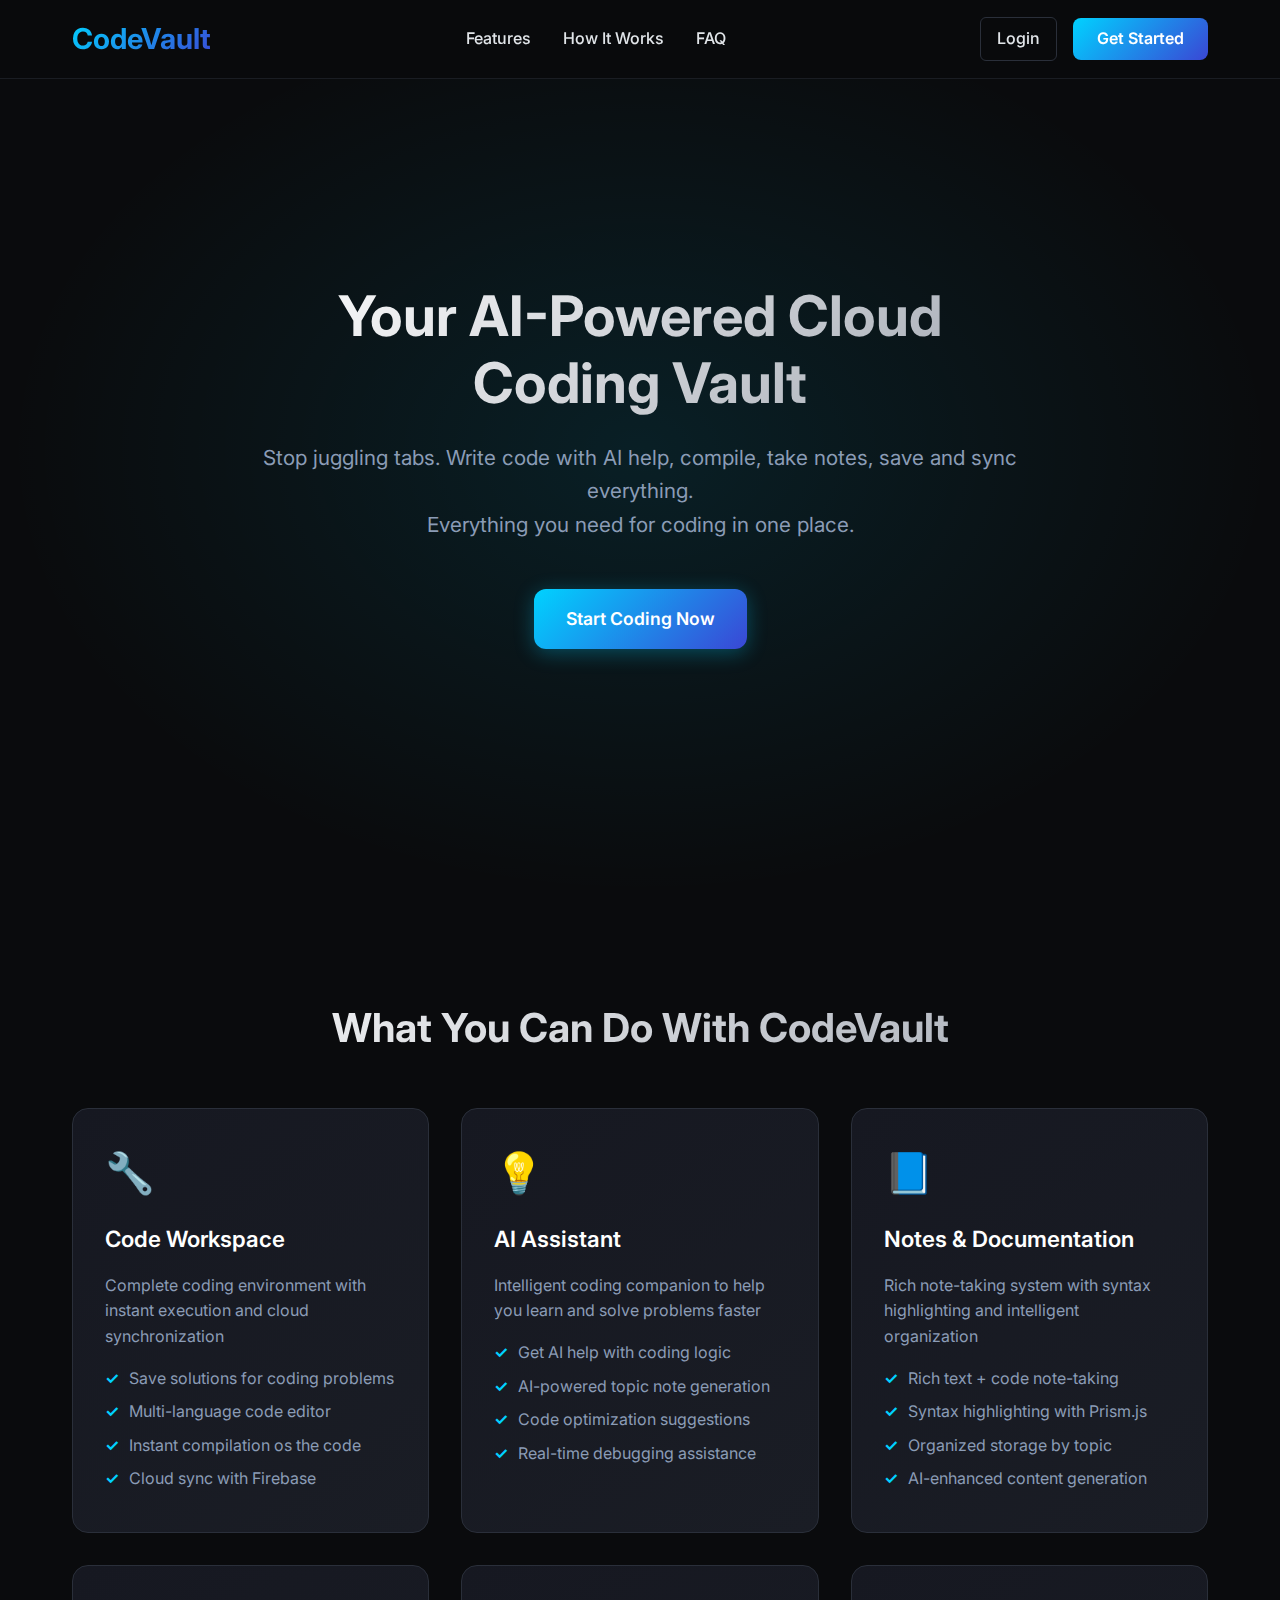
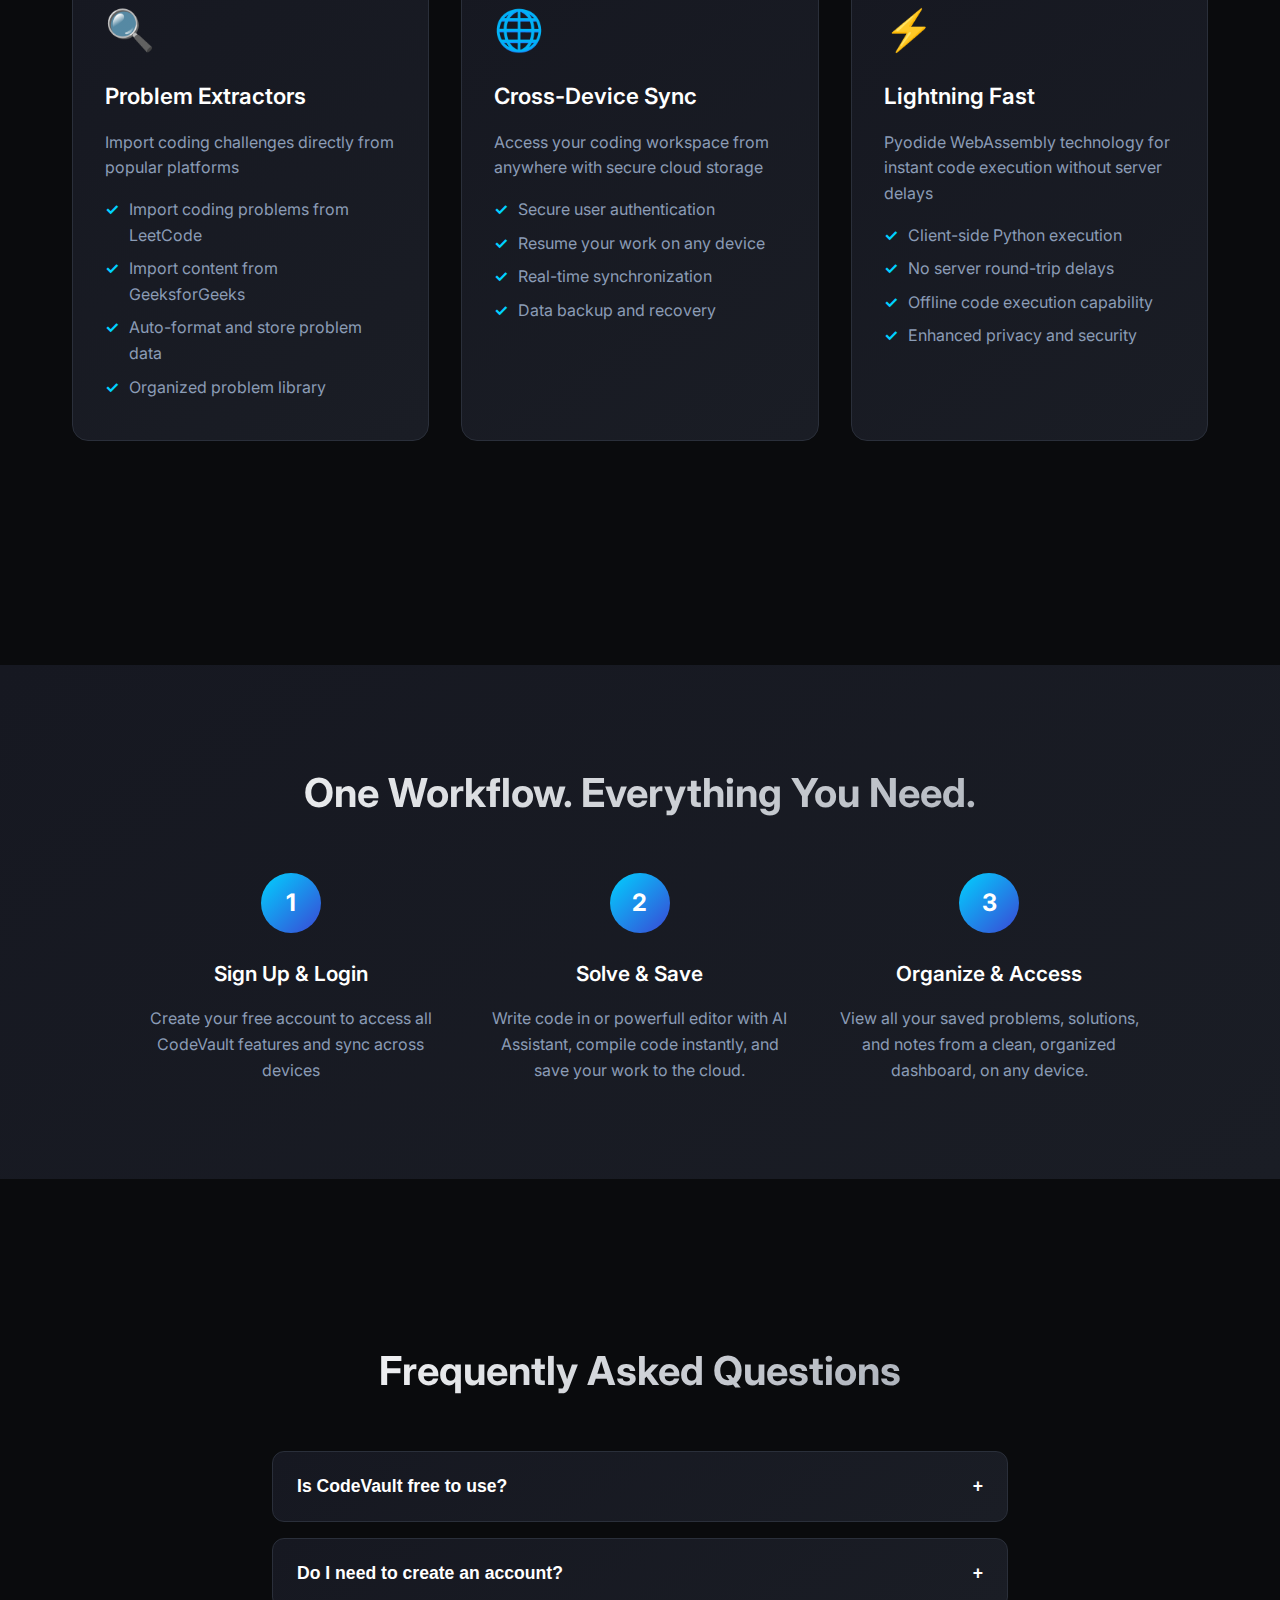
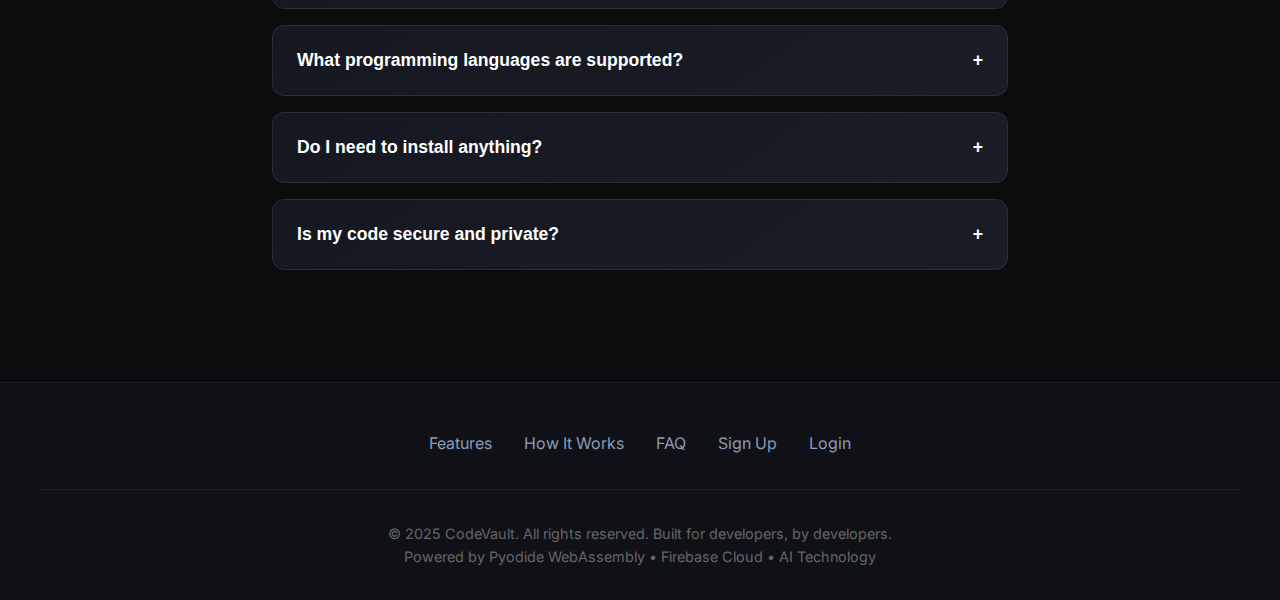
<file: index.html>
<!DOCTYPE html>
<html lang="en">
<head>
  <!-- Google Tag Manager -->
<script>(function(w,d,s,l,i){w[l]=w[l]||[];w[l].push({'gtm.start':
new Date().getTime(),event:'gtm.js'});var f=d.getElementsByTagName(s)[0],
j=d.createElement(s),dl=l!='dataLayer'?'&l='+l:'';j.async=true;j.src=
'https://www.googletagmanager.com/gtm.js?id='+i+dl;f.parentNode.insertBefore(j,f);
})(window,document,'script','dataLayer','GTM-N8KZMDFS');</script>
<!-- End Google Tag Manager -->


  <meta charset="UTF-8" />
  
  <!-- IMPORTANT: Use only ONE verification tag. Choose the correct one and delete the others. -->
  <meta name="google-site-verification" content="X1cv-5DXElIaheDPVdUwOIpieh7lOvu-upb9a4wHmvM" />

  <meta name="viewport" content="width=device-width, initial-scale=1.0" />
  <title>CodeVault - AI-Powered Cloud Coding Platform | Python Execution & Problem Extractors</title>
  <meta name="description" content="CodeVault offers instant Python execution with Pyodide, AI coding assistance, LeetCode/GFG problem extractors, and cloud storage. All-in-one coding platform for developers." />
  <meta name="keywords" content="python executor, pyodide, coding platform, leetcode extractor, gfg extractor, ai coding assistant, cloud code storage" />
  <meta name="robots" content="index, follow" />
  <link rel="canonical" href="https://codeevault.netlify.app/" />

  <!-- Open Graph Meta Tags for social sharing -->
  <meta property="og:title" content="CodeVault - AI-Powered Cloud Coding Platform" />
  <meta property="og:description" content="Instant Python execution, AI assistance, and problem extractors in one platform" />
  <meta property="og:url" content="https://codeevault.netlify.app/" />
  <meta property="og:type" content="website" />
  <meta property="og:image" content="https://codeevault.netlify.app/og-image.png" />
  
  <!-- Google Fonts (with preconnect for speed) -->
  <link rel="preconnect" href="https://fonts.googleapis.com">
  <link rel="preconnect" href="https://fonts.gstatic.com" crossorigin>
  <link href="https://fonts.googleapis.com/css2?family=Inter:wght@300;400;500;600;700&family=JetBrains+Mono:wght@400;500&display=swap" rel="stylesheet" media="print" onload="this.media='all'">
  <noscript><link rel="stylesheet" href="https://fonts.googleapis.com/css2?family=Inter:wght@300;400;500;600;700&family=JetBrains+Mono:wght@400;500&display=swap"></noscript>
  
  <!-- Google Analytics (gtag.js) - Loaded ONCE -->
  <script async src="https://www.googletagmanager.com/gtag/js?id=G-H6Y77TN6YV"></script>
  <script>
    window.dataLayer = window.dataLayer || [];
    function gtag(){dataLayer.push(arguments);}
    gtag('js', new Date());
    gtag('config', 'G-H6Y77TN6YV');
  </script>
  
  <!-- Microsoft Clarity - Loaded ONCE -->
  <script type="text/javascript">
    (function(c,l,a,r,i,t,y){
        c[a]=c[a]||function(){(c[a].q=c[a].q||[]).push(arguments)};
        t=l.createElement(r);t.async=1;t.src="https://www.clarity.ms/tag/"+i;
        y=l.getElementsByTagName(r)[0];y.parentNode.insertBefore(t,y);
    })(window, document, "clarity", "script", "siqscpf50f");
  </script>
  <style>
    * {
      margin: 0;
      padding: 0;
      box-sizing: border-box;
    }

    body {
      font-family: 'Inter', sans-serif;
      background: #0a0b0d;
      color: #e1e5e9;
      line-height: 1.6;
      overflow-x: hidden;
    }

    /* Header Navigation */
    .header {
      position: fixed;
      top: 0;
      width: 100%;
      background: rgba(10, 11, 13, 0.95);
      backdrop-filter: blur(10px);
      border-bottom: 1px solid #1a1d23;
      z-index: 1000;
      padding: 1rem 0;
    }

    .nav-container {
      max-width: 1200px;
      margin: 0 auto;
      display: flex;
      justify-content: space-between;
      align-items: center;
      padding: 0 2rem;
    }

    .logo {
      font-size: 1.8rem;
      font-weight: 700;
      background: linear-gradient(135deg, #00d2ff, #3a47d5);
      -webkit-background-clip: text;
      -webkit-text-fill-color: transparent;
      text-decoration: none;
    }

    .nav-links {
      display: flex;
      gap: 2rem;
      list-style: none;
    }

    .nav-links a {
      color: #e1e5e9;
      text-decoration: none;
      font-weight: 500;
      transition: color 0.3s ease;
    }

    .nav-links a:hover {
      color: #00d2ff;
    }

    .auth-buttons {
      display: flex;
      gap: 1rem;
      align-items: center;
    }

    .login-btn {
      color: #e1e5e9;
      text-decoration: none;
      font-weight: 500;
      padding: 0.5rem 1rem;
      border: 1px solid #2a2f3a;
      border-radius: 6px;
      transition: all 0.3s ease;
    }

    .login-btn:hover {
      border-color: #00d2ff;
      color: #00d2ff;
    }

    .signup-btn {
      background: linear-gradient(135deg, #00d2ff, #3a47d5);
      color: white;
      padding: 0.5rem 1.5rem;
      border-radius: 8px;
      text-decoration: none;
      font-weight: 600;
      transition: transform 0.3s ease;
    }

    .signup-btn:hover {
      transform: translateY(-2px);
    }

    /* User Menu (when logged in) */
    .user-menu {
      position: relative;
      display: none;
    }

    .user-menu.show {
      display: block;
    }

    .user-avatar {
      width: 40px;
      height: 40px;
      border-radius: 50%;
      background: linear-gradient(135deg, #00d2ff, #3a47d5);
      display: flex;
      align-items: center;
      justify-content: center;
      color: white;
      font-weight: 600;
      cursor: pointer;
    }

    .dropdown-menu {
      position: absolute;
      top: 100%;
      right: 0;
      background: #1a1d25;
      border: 1px solid #2a2f3a;
      border-radius: 8px;
      padding: 0.5rem 0;
      min-width: 180px;
      box-shadow: 0 4px 20px rgba(0, 0, 0, 0.3);
      display: none;
    }

    .dropdown-menu.show {
      display: block;
    }

    .dropdown-menu a {
      display: block;
      padding: 0.75rem 1rem;
      color: #e1e5e9;
      text-decoration: none;
      transition: background 0.3s ease;
    }

    .dropdown-menu a:hover {
      background: #2a2f3a;
      color: #00d2ff;
    }

    .logout-btn {
      border-top: 1px solid #2a2f3a;
      margin-top: 0.5rem;
      padding-top: 0.5rem;
    }

    /* Hero Section */
    .hero {
      padding: 8rem 2rem 6rem;
      text-align: center;
      background: radial-gradient(ellipse at center, rgba(0, 210, 255, 0.1) 0%, transparent 70%);
      min-height: 100vh;
      display: flex;
      align-items: center;
      justify-content: center;
      flex-direction: column;
    }

    .hero-content {
      max-width: 800px;
      margin: 0 auto;
    }

    .hero h1 {
      font-size: 3.5rem;
      font-weight: 700;
      margin-bottom: 1.5rem;
      background: linear-gradient(135deg, #ffffff, #a0a6b0);
      -webkit-background-clip: text;
      -webkit-text-fill-color: transparent;
      line-height: 1.2;
    }

    .hero-subtitle {
      font-size: 1.3rem;
      color: #8b9cb6;
      margin-bottom: 3rem;
      font-weight: 400;
    }

    .hero-cta {
      display: inline-flex;
      align-items: center;
      gap: 0.5rem;
      background: linear-gradient(135deg, #00d2ff, #3a47d5);
      color: white;
      padding: 1rem 2rem;
      border-radius: 12px;
      text-decoration: none;
      font-weight: 600;
      font-size: 1.1rem;
      transition: all 0.3s ease;
      box-shadow: 0 4px 20px rgba(0, 210, 255, 0.3);
    }

    .hero-cta:hover {
      transform: translateY(-3px);
      box-shadow: 0 8px 25px rgba(0, 210, 255, 0.4);
    }

    /* Features Section */
    .features {
      padding: 6rem 2rem;
      max-width: 1200px;
      margin: 0 auto;
    }

    .section-title {
      text-align: center;
      font-size: 2.5rem;
      font-weight: 700;
      margin-bottom: 3rem;
      background: linear-gradient(135deg, #ffffff, #a0a6b0);
      -webkit-background-clip: text;
      -webkit-text-fill-color: transparent;
    }

    .features-grid {
      display: grid;
      grid-template-columns: repeat(auto-fit, minmax(300px, 1fr));
      gap: 2rem;
      margin-bottom: 4rem;
    }

    .feature-card {
      background: linear-gradient(145deg, #161821, #1a1d25);
      border: 1px solid #2a2f3a;
      border-radius: 16px;
      padding: 2rem;
      transition: all 0.3s ease;
      position: relative;
      overflow: hidden;
    }

    .feature-card::before {
      content: '';
      position: absolute;
      top: 0;
      left: 0;
      right: 0;
      height: 1px;
      background: linear-gradient(90deg, transparent, #00d2ff, transparent);
      opacity: 0;
      transition: opacity 0.3s ease;
    }

    .feature-card:hover {
      transform: translateY(-5px);
      border-color: #00d2ff;
      box-shadow: 0 10px 30px rgba(0, 210, 255, 0.1);
    }

    .feature-card:hover::before {
      opacity: 1;
    }

    .feature-icon {
      font-size: 2.5rem;
      margin-bottom: 1rem;
      display: block;
    }

    .feature-card h3 {
      font-size: 1.4rem;
      font-weight: 600;
      margin-bottom: 1rem;
      color: #ffffff;
    }

    .feature-card p {
      color: #8b9cb6;
      line-height: 1.6;
    }

    .feature-list {
      list-style: none;
      margin-top: 1rem;
    }

    .feature-list li {
      color: #8b9cb6;
      margin: 0.5rem 0;
      padding-left: 1.5rem;
      position: relative;
    }

    .feature-list li::before {
      content: '✓';
      position: absolute;
      left: 0;
      color: #00d2ff;
      font-weight: bold;
    }

    /* How It Works Section */
    .how-it-works {
      background: linear-gradient(145deg, #161821, #1a1d25);
      padding: 6rem 2rem;
      margin: 4rem 0;
    }

    .workflow-steps {
      display: grid;
      grid-template-columns: repeat(auto-fit, minmax(250px, 1fr));
      gap: 3rem;
      max-width: 1000px;
      margin: 0 auto;
    }

    .workflow-step {
      text-align: center;
      position: relative;
    }

    .step-number {
      display: inline-flex;
      align-items: center;
      justify-content: center;
      width: 60px;
      height: 60px;
      background: linear-gradient(135deg, #00d2ff, #3a47d5);
      color: white;
      border-radius: 50%;
      font-size: 1.5rem;
      font-weight: 700;
      margin-bottom: 1.5rem;
    }

    .workflow-step h3 {
      font-size: 1.3rem;
      font-weight: 600;
      margin-bottom: 1rem;
      color: #ffffff;
    }

    .workflow-step p {
      color: #8b9cb6;
    }

    /* FAQ Section */
    .faq {
      padding: 6rem 2rem;
      max-width: 800px;
      margin: 0 auto;
    }

    .faq-item {
      background: linear-gradient(145deg, #161821, #1a1d25);
      border: 1px solid #2a2f3a;
      border-radius: 12px;
      margin-bottom: 1rem;
      overflow: hidden;
    }

    .faq-question {
      padding: 1.5rem;
      background: none;
      border: none;
      color: #ffffff;
      font-size: 1.1rem;
      font-weight: 600;
      cursor: pointer;
      width: 100%;
      text-align: left;
      display: flex;
      justify-content: space-between;
      align-items: center;
      transition: color 0.3s ease;
    }

    .faq-question:hover {
      color: #00d2ff;
    }

    .faq-answer {
      padding: 0 1.5rem 1.5rem;
      color: #8b9cb6;
      display: none;
    }

    .faq-answer.active {
      display: block;
    }

    /* Footer */
    .footer {
      background: #0f1117;
      padding: 3rem 2rem 2rem;
      text-align: center;
      border-top: 1px solid #1a1d23;
    }

    .footer-content {
      max-width: 1200px;
      margin: 0 auto;
    }

    .footer-links {
      display: flex;
      justify-content: center;
      gap: 2rem;
      margin-bottom: 2rem;
      flex-wrap: wrap;
    }

    .footer-links a {
      color: #8b9cb6;
      text-decoration: none;
      transition: color 0.3s ease;
    }

    .footer-links a:hover {
      color: #00d2ff;
    }

    .footer-bottom {
      color: #666;
      font-size: 0.9rem;
      padding-top: 2rem;
      border-top: 1px solid #1a1d23;
    }

    /* Responsive Design */
    @media (max-width: 768px) {
      .nav-links {
        display: none;
      }

      .auth-buttons {
        gap: 0.5rem;
      }

      .hero h1 {
        font-size: 2.5rem;
      }

      .hero-subtitle {
        font-size: 1.1rem;
      }

      .section-title {
        font-size: 2rem;
      }

      .features-grid {
        grid-template-columns: 1fr;
      }

      .workflow-steps {
        grid-template-columns: 1fr;
      }
    }

    /* Animations */
    @keyframes fadeInUp {
      from {
        opacity: 0;
        transform: translateY(30px);
      }
      to {
        opacity: 1;
        transform: translateY(0);
      }
    }

    .fade-in {
      animation: fadeInUp 0.6s ease forwards;
    }

    /* Structured Data */
    .sr-only {
      position: absolute;
      width: 1px;
      height: 1px;
      padding: 0;
      margin: -1px;
      overflow: hidden;
      clip: rect(0, 0, 0, 0);
      white-space: nowrap;
      border: 0;
    }
    
/* Add this to your existing CSS */
@media (max-width: 768px) {
  .nav-links {
    display: none;
  }

  .auth-buttons {
    gap: 0.5rem;
  }

  /* Hide Get Started button on mobile */
  .signup-btn {
    display: none;
  }

  .hero h1 {
    font-size: 2.5rem;
  }

  .hero-subtitle {
    font-size: 1.1rem;
  }

  .section-title {
    font-size: 2rem;
  }

  .features-grid {
    grid-template-columns: 1fr;
  }

  .workflow-steps {
    grid-template-columns: 1fr;
  }
}

  </style>
</head>

<body>
  <!-- Google Tag Manager (noscript) -->
<noscript><iframe src="https://www.googletagmanager.com/ns.html?id=GTM-N8KZMDFS"
height="0" width="0" style="display:none;visibility:hidden"></iframe></noscript>
<!-- End Google Tag Manager (noscript) -->
  <!-- Structured Data for SEO -->
  <script type="application/ld+json">
  {
    "@context": "https://schema.org",
    "@type": "SoftwareApplication",
    "name": "CodeVault",
    "description": "AI-powered cloud coding platform with instant Python execution, problem extractors, and intelligent note-taking",
    "url": "https://codeevault.netlify.app",
    "applicationCategory": "DeveloperApplication",
    "operatingSystem": "Web Browser",
    "offers": {
      "@type": "Offer",
      "price": "0",
      "priceCurrency": "USD"
    },
    "featureList": [
      "Instant Python Execution with Pyodide",
      "AI Coding Assistant",
      "LeetCode Problem Extractor",
      "GeeksforGeeks Problem Extractor",
      "Cloud Code Storage",
      "AI-Powered Notes"
    ]
  }
  </script>

  <!-- Header -->
  <header class="header">
    <nav class="nav-container">
      <a href="/" class="logo">CodeVault</a>
      <ul class="nav-links">
        <li><a href="#features">Features</a></li>
        <li><a href="#how-it-works">How It Works</a></li>
        <li><a href="#faq">FAQ</a></li>
      </ul>
      
      <!-- Authentication Buttons (shown when not logged in) -->
      <div class="auth-buttons" id="authButtons">
        <a href="/login" class="login-btn">Login</a>
        <a href="/signup" class="signup-btn">Get Started</a>
      </div>

      <!-- User Menu (shown when logged in) -->
      <div class="user-menu" id="userMenu">
        <div class="user-avatar" id="userAvatar" onclick="toggleUserMenu()">
          <span id="userInitials">U</span>
        </div>
        <div class="dropdown-menu" id="dropdownMenu">
          <a href="/main">Dashboard</a>
          <a href="/notes">My Notes</a>
          <a href="/solution">Solutions</a>
          <a href="#" class="logout-btn" onclick="logout()">Logout</a>
        </div>
      </div>
    </nav>
  </header>

  <!-- Hero Section -->
  <section class="hero">
    <div class="hero-content fade-in">
      <h1>Your AI-Powered Cloud Coding Vault</h1>
      <p class="hero-subtitle">
         Stop juggling tabs. Write code with AI help, compile, take notes, save and sync everything. <br>
        Everything you need for coding in one place.
      </p>
      <a href="/login" class="hero-cta" id="heroCTA">
        Start Coding Now
      </a>
    </div>
  </section>

  <!-- Key Features Section -->
  <section id="features" class="features">
    <h2 class="section-title">What You Can Do With CodeVault</h2>
    
    <div class="features-grid">
      <!-- Code Workspace -->
      <article class="feature-card fade-in">
        <span class="feature-icon">🔧</span>
        <h3>Code Workspace</h3>
        <p>Complete coding environment with instant execution and cloud synchronization</p>
        <ul class="feature-list">
          <li>Save solutions for coding problems</li>
          <li>Multi-language code editor</li>
          <li>Instant compilation os the code</li>
          <li>Cloud sync with Firebase</li>
        </ul>
      </article>

      <!-- AI Assistant -->
      <article class="feature-card fade-in">
        <span class="feature-icon">💡</span>
        <h3>AI Assistant</h3>
        <p>Intelligent coding companion to help you learn and solve problems faster</p>
        <ul class="feature-list">
          <li>Get AI help with coding logic</li>
          <li>AI-powered topic note generation</li>
          <li>Code optimization suggestions</li>
          <li>Real-time debugging assistance</li>
        </ul>
      </article>

      <!-- Notes & Docs -->
      <article class="feature-card fade-in">
        <span class="feature-icon">📘</span>
        <h3>Notes & Documentation</h3>
        <p>Rich note-taking system with syntax highlighting and intelligent organization</p>
        <ul class="feature-list">
          <li>Rich text + code note-taking</li>
          <li>Syntax highlighting with Prism.js</li>
          <li>Organized storage by topic</li>
          <li>AI-enhanced content generation</li>
        </ul>
      </article>

      <!-- Problem Extractors -->
      <article class="feature-card fade-in">
        <span class="feature-icon">🔍</span>
        <h3>Problem Extractors</h3>
        <p>Import coding challenges directly from popular platforms</p>
        <ul class="feature-list">
          <li>Import coding problems from LeetCode</li>
          <li>Import content from GeeksforGeeks</li>
          <li>Auto-format and store problem data</li>
          <li>Organized problem library</li>
        </ul>
      </article>

      <!-- Cross-Device Sync -->
      <article class="feature-card fade-in">
        <span class="feature-icon">🌐</span>
        <h3>Cross-Device Sync</h3>
        <p>Access your coding workspace from anywhere with secure cloud storage</p>
        <ul class="feature-list">
          <li>Secure user authentication</li>
          <li>Resume your work on any device</li>
          <li>Real-time synchronization</li>
          <li>Data backup and recovery</li>
        </ul>
      </article>

      <!-- Performance -->
      <article class="feature-card fade-in">
        <span class="feature-icon">⚡</span>
        <h3>Lightning Fast</h3>
        <p>Pyodide WebAssembly technology for instant code execution without server delays</p>
        <ul class="feature-list">
          <li>Client-side Python execution</li>
          <li>No server round-trip delays</li>
          <li>Offline code execution capability</li>
          <li>Enhanced privacy and security</li>
        </ul>
      </article>
    </div>
  </section>

  <!-- How It Works Section -->
  <section id="how-it-works" class="how-it-works">
    <div class="section-title">One Workflow. Everything You Need.</div>
    
    <div class="workflow-steps">
      <div class="workflow-step fade-in">
        <div class="step-number">1</div>
        <h3>Sign Up & Login</h3>
        <p>Create your free account to access all CodeVault features and sync across devices</p>
      </div>
      
      <div class="workflow-step fade-in">
        <div class="step-number">2</div>
        <h3>Solve & Save</h3>
        <p>Write code in or powerfull editor with AI Assistant, compile code instantly, and save your work to the cloud.</p>
      </div>
      
      <div class="workflow-step fade-in">
        <div class="step-number">3</div>
        <h3>Organize & Access</h3>
        <p>View all your saved problems, solutions, and notes from a clean, organized dashboard, on any device.</p>
      </div>
    </div>
  </section>

  <!-- FAQ Section -->
  <section id="faq" class="faq">
    <h2 class="section-title">Frequently Asked Questions</h2>
    
    <div class="faq-item">
      <button class="faq-question" onclick="toggleFaq(this)">
        Is CodeVault free to use?
        <span>+</span>
      </button>
      <div class="faq-answer">
        Yes! All core features including code execution, problem extraction, and cloud storage are completely free. Just create an account to get started.
      </div>
    </div>

    <div class="faq-item">
      <button class="faq-question" onclick="toggleFaq(this)">
        Do I need to create an account?
        <span>+</span>
      </button>
      <div class="faq-answer">
        Yes, an account is required to access the dashboard, save your work, and sync across devices. Sign up is quick and free!
      </div>
    </div>

    <div class="faq-item">
      <button class="faq-question" onclick="toggleFaq(this)">
        What programming languages are supported?
        <span>+</span>
      </button>
      <div class="faq-answer">
        Currently, we offer instant execution for Python, C++, Java and C. We're working on adding support for more languages.
      </div>
    </div>

    <div class="faq-item">
      <button class="faq-question" onclick="toggleFaq(this)">
        Do I need to install anything?
        <span>+</span>
      </button>
      <div class="faq-answer">
        No installation required! CodeVault runs entirely in your web browser with full offline code execution capabilities.
      </div>
    </div>

    <div class="faq-item">
      <button class="faq-question" onclick="toggleFaq(this)">
        Is my code secure and private?
        <span>+</span>
      </button>
      <div class="faq-answer">
        Yes! Code execution happens securely, and all data is securely stored with Firebase encryption.
      </div>
    </div>
  </section>

  <!-- Footer -->
  <footer class="footer">
    <div class="footer-content">
      <div class="footer-links">
        <a href="#features">Features</a>
        <a href="#how-it-works">How It Works</a>
        <a href="#faq">FAQ</a>
        <a href="/signup">Sign Up</a>
        <a href="/login">Login</a>
      </div>
      
      <div class="footer-bottom">
        <p>&copy; 2025 CodeVault. All rights reserved. Built for developers, by developers.</p>
        <p>Powered by Pyodide WebAssembly • Firebase Cloud • AI Technology</p>
      </div>
    </div>
  </footer>

  <!-- Hidden content for additional SEO -->
  <div class="sr-only">
    <h2>CodeVault - The Ultimate Coding Platform</h2>
    <p>CodeVault is a comprehensive coding platform that combines instant Python execution using Pyodide WebAssembly technology, AI-powered coding assistance, problem extraction from LeetCode and GeeksforGeeks, intelligent note-taking with syntax highlighting, and secure cloud storage. Perfect for competitive programming, technical interviews, and coding education.</p>
    
    <h3>Key Features for Developers:</h3>
    <ul>
      <li>Instant Python code execution without server delays</li>
      <li>AI coding assistant for debugging and optimization</li>
      <li>LeetCode and GeeksforGeeks problem extractors</li>
      <li>Rich-text note-taking with Prism.js syntax highlighting</li>
      <li>Firebase-powered cloud storage and synchronization</li>
      <li>Mobile-responsive design for coding on any device</li>
      <li>Offline capability with WebAssembly technology</li>
    </ul>
  </div>

  <script>

    
    // Check authentication state
    // Toggle user dropdown menu
    function toggleUserMenu() {
      const dropdownMenu = document.getElementById('dropdownMenu');
      dropdownMenu.classList.toggle('show');
    }

    // Close dropdown when clicking outside
    document.addEventListener('click', (event) => {
      const userMenu = document.getElementById('userMenu');
      const dropdownMenu = document.getElementById('dropdownMenu');
      
      if (!userMenu.contains(event.target)) {
        dropdownMenu.classList.remove('show');
      }
    });

    // Logout function

    // FAQ Toggle Functionality
    function toggleFaq(button) {
      const answer = button.nextElementSibling;
      const isActive = answer.classList.contains('active');
      
      // Close all other FAQs
      document.querySelectorAll('.faq-answer').forEach(item => {
        item.classList.remove('active');
      });
      document.querySelectorAll('.faq-question span').forEach(span => {
        span.textContent = '+';
      });
      
      // Toggle current FAQ
      if (!isActive) {
        answer.classList.add('active');
        button.querySelector('span').textContent = '−';
      }
    }

    // Smooth scrolling for navigation links
    document.querySelectorAll('a[href^="#"]').forEach(anchor => {
      anchor.addEventListener('click', function (e) {
        e.preventDefault();
        const target = document.querySelector(this.getAttribute('href'));
        if (target) {
          target.scrollIntoView({
            behavior: 'smooth',
            block: 'start'
          });
        }
      });
    });

    // Intersection Observer for fade-in animations
    const observerOptions = {
      threshold: 0.1,
      rootMargin: '0px 0px -50px 0px'
    };

    const observer = new IntersectionObserver((entries) => {
      entries.forEach(entry => {
        if (entry.isIntersecting) {
          entry.target.style.animation = 'fadeInUp 0.6s ease forwards';
        }
      });
    }, observerOptions);

    // Observe all fade-in elements
    document.querySelectorAll('.fade-in').forEach(el => {
      observer.observe(el);
    });

  </script>
</body>
</html>
</file>
